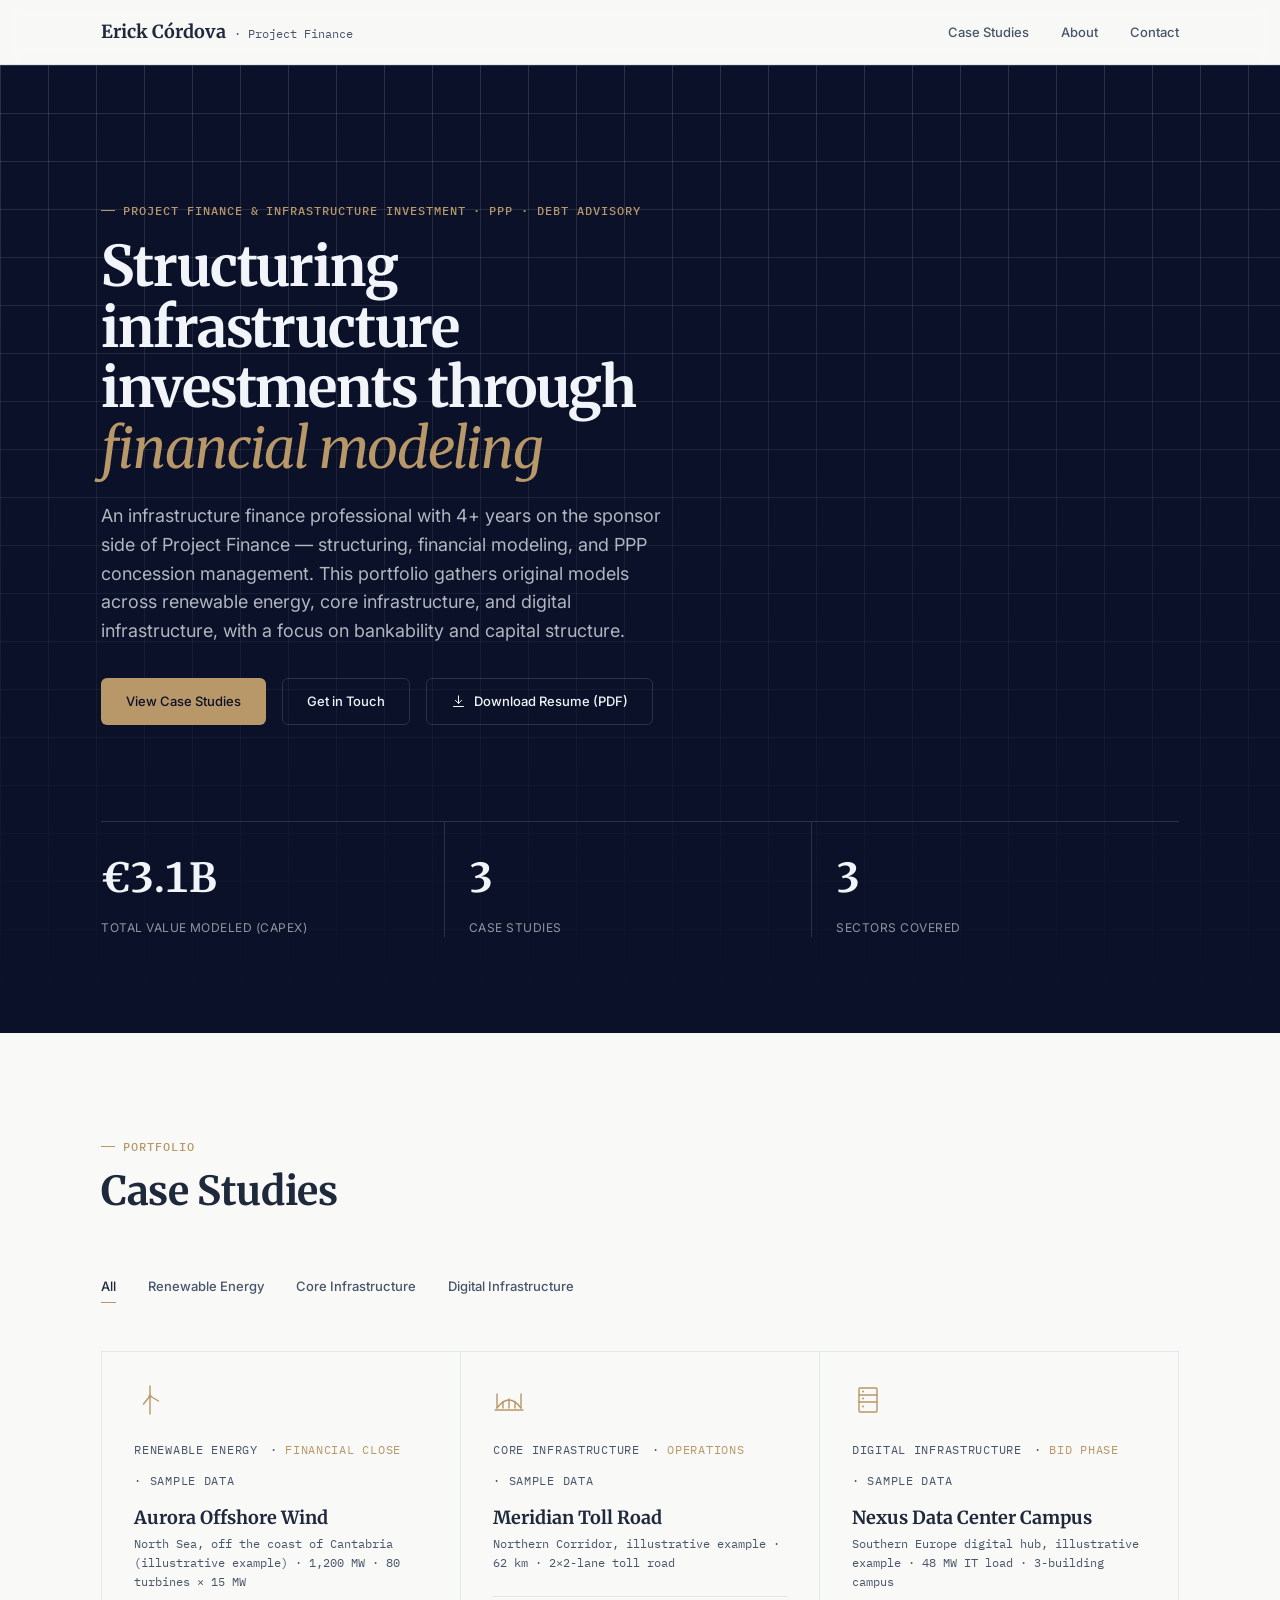
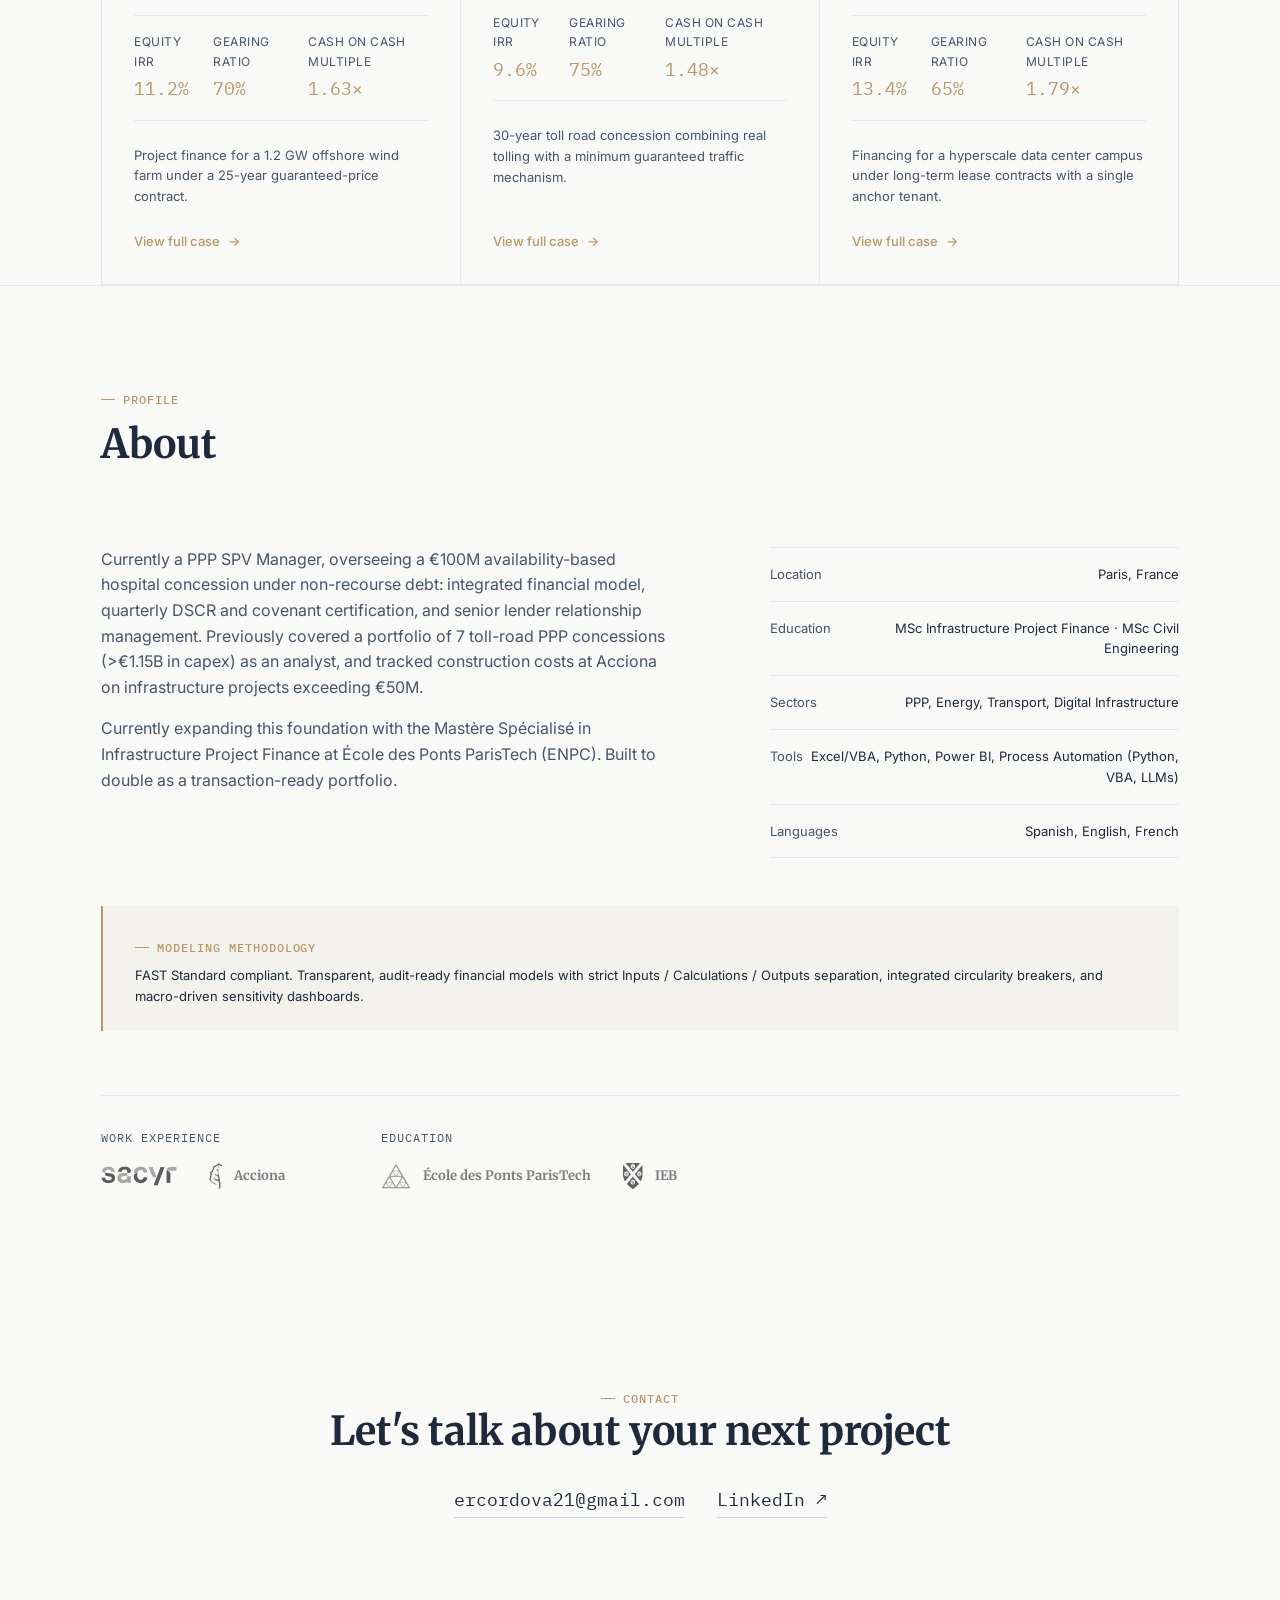
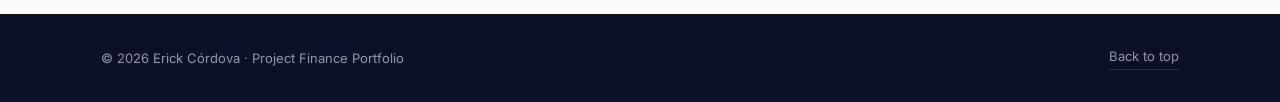
<file: index.html>
<!doctype html>
<html lang="en">
<head>
  <meta charset="UTF-8" />
  <meta name="viewport" content="width=device-width, initial-scale=1.0" />
  <title>Erick Córdova · Project Finance Portfolio</title>
  <meta name="description" content="Erick Córdova's project finance case study portfolio: renewable energy, core infrastructure, and digital infrastructure." />
  <link rel="stylesheet" href="styles.css" />
</head>
<body>

  <header class="site-nav">
    <div class="container">
      <a href="#" class="brand">Erick Córdova <span class="brand-sub">· Project Finance</span></a>
      <button class="nav-toggle" type="button" aria-expanded="false" aria-controls="nav-links" aria-label="Open menu">
        <svg class="icon-menu" viewBox="0 0 24 24" fill="none" stroke="currentColor" stroke-width="1.6" stroke-linecap="round" aria-hidden="true">
          <line x1="3" y1="7" x2="21" y2="7" /><line x1="3" y1="12" x2="21" y2="12" /><line x1="3" y1="17" x2="21" y2="17" />
        </svg>
        <svg class="icon-close" viewBox="0 0 24 24" fill="none" stroke="currentColor" stroke-width="1.6" stroke-linecap="round" aria-hidden="true">
          <line x1="5" y1="5" x2="19" y2="19" /><line x1="5" y1="19" x2="19" y2="5" />
        </svg>
      </button>
      <ul class="nav-links" id="nav-links">
        <li><a href="#casos">Case Studies</a></li>
        <li><a href="#sobre-mi">About</a></li>
        <li><a href="#contacto">Contact</a></li>
      </ul>
    </div>
  </header>

  <!-- ================= HERO ================= -->
  <section class="hero">
    <div class="hero-grid-bg" aria-hidden="true"></div>
    <div class="container">
      <span class="eyebrow">Project Finance &amp; Infrastructure Investment · PPP · Debt Advisory</span>
      <h1 class="reveal">Structuring infrastructure investments through <em>financial modeling</em></h1>
      <p class="hero-sub reveal">
        An infrastructure finance professional with 4+ years on the sponsor
        side of Project Finance — structuring, financial modeling, and PPP
        concession management. This portfolio gathers original models across
        renewable energy, core infrastructure, and digital infrastructure,
        with a focus on bankability and capital structure.
      </p>
      <div class="hero-ctas reveal">
        <a href="#casos" class="btn btn-primary">View Case Studies</a>
        <a href="#contacto" class="btn btn-secondary">Get in Touch</a>
        <a href="resume/CV_CORDOVA.pdf" class="btn btn-secondary" download>
          <svg viewBox="0 0 24 24" fill="none" stroke="currentColor" stroke-width="1.6" stroke-linecap="round" stroke-linejoin="round" width="15" height="15" aria-hidden="true">
            <path d="M12 3v12" /><path d="M7 10l5 5 5-5" /><path d="M4 20h16" />
          </svg>
          Download Resume (PDF)
        </a>
      </div>

      <div class="stat-bar reveal">
        <div class="stat">
          <div class="stat-value" id="stat-total-value">—</div>
          <div class="stat-label">Total Value Modeled (Capex)</div>
        </div>
        <div class="stat">
          <div class="stat-value" id="stat-count">—</div>
          <div class="stat-label">Case Studies</div>
        </div>
        <div class="stat">
          <div class="stat-value" id="stat-sectors">—</div>
          <div class="stat-label">Sectors Covered</div>
        </div>
      </div>
    </div>
  </section>

  <!-- ================= CASE STUDIES ================= -->
  <section id="casos">
    <div class="container">
      <div class="section-heading reveal">
        <span class="eyebrow">Portfolio</span>
        <h2>Case Studies</h2>
      </div>

      <div class="filter-pills reveal" role="group" aria-label="Filter case studies by sector">
        <button class="pill" type="button" data-filter="all" aria-pressed="true">All</button>
        <button class="pill" type="button" data-filter="renewable" aria-pressed="false">Renewable Energy</button>
        <button class="pill" type="button" data-filter="core" aria-pressed="false">Core Infrastructure</button>
        <button class="pill" type="button" data-filter="digital" aria-pressed="false">Digital Infrastructure</button>
      </div>

      <!-- This grid is generated from window.CASE_STUDIES
           (data/<sector>/*.js) via assets/js/render.js -->
      <div class="case-grid reveal" id="case-grid"></div>
      <p class="empty-state" id="empty-state" hidden>No case studies in this sector yet.</p>
    </div>
  </section>

  <!-- ================= ABOUT ================= -->
  <section id="sobre-mi" class="about">
    <div class="container">
      <div class="section-heading reveal" style="padding-top:0;">
        <span class="eyebrow">Profile</span>
        <h2>About</h2>
      </div>

      <div class="about-grid reveal">
        <div>
          <p>Currently a PPP SPV Manager, overseeing a €100M availability-based hospital concession under non-recourse debt: integrated financial model, quarterly DSCR and covenant certification, and senior lender relationship management. Previously covered a portfolio of 7 toll-road PPP concessions (&gt;€1.15B in capex) as an analyst, and tracked construction costs at Acciona on infrastructure projects exceeding €50M.</p>
          <p>Currently expanding this foundation with the Mastère Spécialisé in Infrastructure Project Finance at École des Ponts ParisTech (ENPC). Built to double as a transaction-ready portfolio.</p>
        </div>

        <ul class="fact-list">
          <li><span class="fact-label">Location</span><span class="fact-value">Paris, France</span></li>
          <li><span class="fact-label">Education</span><span class="fact-value">MSc Infrastructure Project Finance · MSc Civil Engineering</span></li>
          <li><span class="fact-label">Sectors</span><span class="fact-value">PPP, Energy, Transport, Digital Infrastructure</span></li>
          <li><span class="fact-label">Tools</span><span class="fact-value">Excel/VBA, Python, Power BI, Process Automation (Python, VBA, LLMs)</span></li>
          <li><span class="fact-label">Languages</span><span class="fact-value">Spanish, English, French</span></li>
        </ul>
      </div>

      <div class="methodology-banner reveal">
        <div class="eyebrow">Modeling Methodology</div>
        <p>FAST Standard compliant. Transparent, audit-ready financial models with strict Inputs / Calculations / Outputs separation, integrated circularity breakers, and macro-driven sensitivity dashboards.</p>
      </div>

      <div class="credentials-band reveal">
        <div class="credentials-group">
          <div class="credentials-label">Work Experience</div>
          <div class="credentials-marks">
            <div class="institution-mark">
              <img src="assets/logos/sacyr.png" alt="Sacyr" class="institution-logo institution-logo-wordmark" />
            </div>
            <div class="institution-mark">
              <img src="assets/logos/acciona.png" alt="" class="institution-logo" />
              <span>Acciona</span>
            </div>
          </div>
        </div>

        <div class="credentials-group">
          <div class="credentials-label">Education</div>
          <div class="credentials-marks">
            <div class="institution-mark">
              <img src="assets/logos/enpc.png" alt="" class="institution-logo" />
              <span>École des Ponts ParisTech</span>
            </div>
            <div class="institution-mark">
              <img src="assets/logos/ieb.png" alt="" class="institution-logo" />
              <span>IEB</span>
            </div>
          </div>
        </div>
      </div>
    </div>
  </section>

  <!-- ================= CONTACT ================= -->
  <section id="contacto" class="contact">
    <div class="container">
      <span class="eyebrow" style="justify-content:center;">Contact</span>
      <h2 class="reveal">Let's talk about your next project</h2>
      <div class="contact-links reveal">
        <a href="mailto:ercordova21@gmail.com" class="link-underline">ercordova21@gmail.com</a>
        <a href="https://www.linkedin.com/in/erickcl" class="link-underline" target="_blank" rel="noopener">LinkedIn ↗</a>
      </div>
    </div>
  </section>

  <footer class="site-footer">
    <div class="container">
      <span>&copy; <span id="year"></span> Erick Córdova · Project Finance Portfolio</span>
      <a href="#" class="link-underline">Back to top</a>
    </div>
  </footer>

  <!-- Data files — one per case study, organized by sector -->
  <script src="data/energia-renovable/aurora-offshore-wind.js"></script>
  <script src="data/infraestructura-core/meridian-toll-road.js"></script>
  <script src="data/infraestructura-digital/nexus-data-center.js"></script>

  <script src="assets/js/charts.js"></script>
  <script src="assets/js/render.js"></script>
  <script src="script.js"></script>
</body>
</html>
</file>
<file: styles.css>
/* ============================================================================
   PROJECT FINANCE PORTFOLIO — Design System
   "Elegant Authority" — alta finanza institucional (banca / PE / infra funds)
   Regla 60-30-10: 60% fondos claros, 30% estructura oscura/texto, 10% dorado.
   ============================================================================ */

@import url("https://fonts.googleapis.com/css2?family=Merriweather:ital,wght@0,400;0,700;1,400;1,700&family=Inter:wght@400;500;600&family=IBM+Plex+Mono:wght@400;500&display=swap");

:root {
  /* Color */
  --bg: #f9f9f7;              /* 60% — off-white/marfil, fondo principal */
  --bg-dark: #0a1128;         /* Midnight navy — exclusivo Hero + Footer */
  --bg-subtle: #f3f2ed;       /* Tinte casi imperceptible, solo hover de filas */
  --ink: #1e293b;             /* 30% — gris antracita, texto y datos (nunca #000) */
  --ink-secondary: #475569;   /* 30% — gris plomo, subtítulos y etiquetas */
  --ink-inverse: #f1f5f9;     /* Blanco tiza — texto sobre fondos oscuros */
  --line: #e2e8f0;            /* Gris pizarra claro — bordes y divisores */
  --line-strong: #cbd5e1;     /* Mismo gris, un tono más marcado (bordes de componentes) */
  --line-on-dark: rgba(241, 245, 249, 0.14);
  --accent: #b89768;          /* 10% — dorado champagne: CTAs, hover, datos clave */
  --accent-soft: #f2ece2;
  --accent-secondary: #1b4332;/* Verde bosque — exclusivo gráficos financieros (DSCR, flujos) */

  /* Tipografía — serif clásica de prestigio + sans geométrica muy legible */
  --font-display: "Merriweather", Georgia, serif;
  --font-body: "Inter", -apple-system, BlinkMacSystemFont, sans-serif;
  --font-mono: "IBM Plex Mono", ui-monospace, "SF Mono", monospace;

  /* Escala modular */
  --text-xs: 0.75rem;
  --text-sm: 0.8125rem;
  --text-base: 1rem;
  --text-md: 1.125rem;
  --text-lg: 1.375rem;
  --text-xl: clamp(1.75rem, 1.4rem + 1.5vw, 2.5rem);
  --text-2xl: clamp(2.25rem, 1.7rem + 2.5vw, 3.5rem);

  /* Espaciado base 4/8 */
  --space-1: 4px;
  --space-2: 8px;
  --space-3: 12px;
  --space-4: 16px;
  --space-6: 24px;
  --space-8: 32px;
  --space-12: 48px;
  --space-16: 64px;
  --space-24: 96px;
  --space-32: 128px;

  --radius-sm: 4px;
  --radius-base: 6px;
  --radius-pill: 999px;

  --ease-out: cubic-bezier(0.4, 0, 0.2, 1);
  --duration-fast: 150ms;
  --duration-base: 220ms;

  --container: 1180px;
  --gutter: clamp(20px, 4vw, 64px);
}

/* ---- Reset ---- */

* { margin: 0; padding: 0; box-sizing: border-box; }
html { -webkit-font-smoothing: antialiased; scroll-behavior: smooth; overflow-x: hidden; }

@media (prefers-reduced-motion: reduce) {
  html { scroll-behavior: auto; }
  * { animation-duration: 0.01ms !important; transition-duration: 0.01ms !important; }
}

body {
  background: var(--bg);
  color: var(--ink);
  font-family: var(--font-body);
  font-size: var(--text-base);
  line-height: 1.6;
  overflow-x: hidden;
}

img, svg { display: block; max-width: 100%; }

a { color: inherit; text-decoration: none; }

:focus-visible {
  outline: 2px solid var(--accent);
  outline-offset: 3px;
}

/* ---- Tipografía ---- */

h1, h2, h3 {
  font-family: var(--font-display);
  font-weight: 700;
  color: var(--ink);
}

h1 { font-size: var(--text-2xl); line-height: 1.08; letter-spacing: -0.02em; }
h2 { font-size: var(--text-xl); line-height: 1.15; letter-spacing: -0.01em; }
h3 { font-size: var(--text-md); line-height: 1.3; font-weight: 700; }

em, .accent-italic {
  font-style: italic;
  color: var(--accent);
  font-weight: 400;
}

p { color: var(--ink-secondary); max-width: 62ch; }
p + p { margin-top: var(--space-4); }

.eyebrow {
  display: inline-flex;
  align-items: center;
  gap: var(--space-2);
  font-family: var(--font-mono);
  font-size: var(--text-xs);
  font-weight: 500;
  letter-spacing: 0.08em;
  text-transform: uppercase;
  color: var(--accent);
}

.eyebrow::before {
  content: "";
  width: 14px;
  height: 1px;
  background: var(--accent);
}

/* Todos los datos numéricos van en monoespaciada */
.mono, .stat-value, .metric-value, table td.numeric, .callout-value {
  font-family: var(--font-mono);
  font-variant-numeric: tabular-nums;
}

/* ---- Layout ---- */

.container {
  max-width: var(--container);
  margin: 0 auto;
  padding: 0 var(--gutter);
}

section { position: relative; }

.placeholder {
  color: var(--accent);
}

/* ---- Nav ---- */

.site-nav {
  position: sticky;
  top: 0;
  z-index: 50;
  background: rgba(249, 249, 247, 0.86);
  backdrop-filter: blur(10px);
  -webkit-backdrop-filter: blur(10px);
  border-bottom: 1px solid var(--line);
}

.site-nav .container {
  display: flex;
  align-items: center;
  justify-content: space-between;
  height: 64px;
}

.site-nav .brand {
  font-family: var(--font-display);
  font-weight: 700;
  font-size: var(--text-md);
  display: flex;
  align-items: baseline;
  gap: var(--space-2);
}

.site-nav .brand .brand-sub {
  font-family: var(--font-mono);
  font-size: var(--text-xs);
  color: var(--ink-secondary);
  font-weight: 400;
}

.nav-links {
  display: flex;
  gap: var(--space-8);
  list-style: none;
}

.nav-links a {
  font-size: var(--text-sm);
  font-weight: 500;
  color: var(--ink-secondary);
  transition: color var(--duration-fast) var(--ease-out);
}

.nav-links a:hover { color: var(--ink); }

.nav-back {
  display: inline-flex;
  align-items: center;
  gap: var(--space-2);
  font-size: var(--text-sm);
  font-weight: 500;
  color: var(--ink-secondary);
  transition: color var(--duration-fast) var(--ease-out), gap var(--duration-fast) var(--ease-out);
}

.nav-back:hover { color: var(--accent); gap: var(--space-3); }

.nav-toggle {
  display: none;
  align-items: center;
  justify-content: center;
  width: 36px;
  height: 36px;
  padding: 0;
  background: transparent;
  border: 1px solid var(--line-strong);
  border-radius: var(--radius-base);
  color: var(--ink);
  cursor: pointer;
  transition: border-color var(--duration-fast) var(--ease-out);
}

.nav-toggle:hover { border-color: var(--accent); }
.nav-toggle svg { width: 18px; height: 18px; }
.nav-toggle .icon-close { display: none; }
.nav-toggle[aria-expanded="true"] .icon-menu { display: none; }
.nav-toggle[aria-expanded="true"] .icon-close { display: block; }

@media (max-width: 720px) {
  .nav-toggle { display: flex; }

  .nav-links {
    display: none;
    position: absolute;
    top: 64px;
    left: 0;
    right: 0;
    flex-direction: column;
    gap: 0;
    background: var(--bg);
    border-bottom: 1px solid var(--line);
    padding: var(--space-2) var(--gutter) var(--space-4);
  }

  .nav-links.is-open { display: flex; }

  .nav-links li { border-top: 1px solid var(--line); }
  .nav-links li:first-child { border-top: none; }

  .nav-links a { display: block; padding: var(--space-4) 0; }
}

/* ---- Buttons ---- */

.btn {
  display: inline-flex;
  align-items: center;
  gap: var(--space-2);
  padding: var(--space-3) var(--space-6);
  border-radius: var(--radius-base);
  font-size: var(--text-sm);
  font-weight: 500;
  cursor: pointer;
  border: 1px solid transparent;
  transition: background-color var(--duration-fast) var(--ease-out),
              border-color var(--duration-fast) var(--ease-out),
              color var(--duration-fast) var(--ease-out),
              transform var(--duration-fast) var(--ease-out);
}

.btn:active { transform: scale(0.98); }

.btn-primary { background: var(--ink); color: var(--bg); }
.btn-primary:hover { background: var(--accent); color: var(--bg-dark); }

.btn-secondary { background: transparent; border-color: var(--line-strong); color: var(--ink); }
.btn-secondary:hover { border-color: var(--accent); color: var(--accent); }

.hero .btn-primary, .case-hero .btn-primary { background: var(--accent); color: var(--bg-dark); }
.hero .btn-primary:hover, .case-hero .btn-primary:hover { background: var(--ink-inverse); }

.hero .btn-secondary, .case-hero .btn-secondary { border-color: var(--line-on-dark); color: var(--ink-inverse); }
.hero .btn-secondary:hover, .case-hero .btn-secondary:hover { border-color: var(--accent); color: var(--accent); }

.btn[disabled] { opacity: 0.4; cursor: not-allowed; pointer-events: none; }

.link-arrow {
  display: inline-flex;
  align-items: center;
  gap: var(--space-2);
  font-size: var(--text-sm);
  font-weight: 500;
  color: var(--accent);
}

.link-arrow .arrow { transition: transform var(--duration-base) var(--ease-out); }
.link-arrow:hover .arrow { transform: translateX(4px); }

.link-underline {
  border-bottom: 1px solid var(--line-strong);
  padding-bottom: 2px;
  transition: border-color var(--duration-fast) var(--ease-out), color var(--duration-fast) var(--ease-out);
}
.link-underline:hover { border-color: var(--accent); color: var(--accent); }

/* ---- Blueprint corner marks (uso moderado) ---- */

.blueprint-marks {
  position: relative;
}
.blueprint-marks::before,
.blueprint-marks::after {
  content: "";
  position: absolute;
  width: 14px;
  height: 14px;
  border: 1px solid var(--line-strong);
  pointer-events: none;
}
.blueprint-marks::before { top: -1px; left: -1px; border-right: none; border-bottom: none; }
.blueprint-marks::after { bottom: -1px; right: -1px; border-left: none; border-top: none; }

/* ---- Hero (home) — fondo premium navy, exclusivo de Hero + Footer ---- */

.hero {
  background: var(--bg-dark);
  color: var(--ink-inverse);
  padding: var(--space-32) 0 var(--space-24);
  position: relative;
  overflow: hidden;
}

.hero-grid-bg {
  position: absolute;
  inset: 0;
  background-image:
    repeating-linear-gradient(to right, var(--line-on-dark) 0 1px, transparent 1px 48px),
    repeating-linear-gradient(to bottom, var(--line-on-dark) 0 1px, transparent 1px 48px);
  mask-image: linear-gradient(to bottom, black, transparent);
  -webkit-mask-image: linear-gradient(to bottom, black, transparent);
  z-index: 0;
}

.hero .container { position: relative; z-index: 1; }

.hero h1 { max-width: 16ch; margin-top: var(--space-4); color: var(--ink-inverse); }

.hero-sub {
  margin-top: var(--space-6);
  font-size: var(--text-md);
  max-width: 52ch;
  color: rgba(241, 245, 249, 0.72);
}

.hero-ctas {
  display: flex;
  flex-wrap: wrap;
  gap: var(--space-4);
  margin-top: var(--space-8);
}

.stat-bar {
  display: flex;
  margin-top: var(--space-24);
  border-top: 1px solid var(--line-on-dark);
}

.stat {
  flex: 1;
  padding: var(--space-6) var(--space-6) 0 0;
  border-left: 1px solid var(--line-on-dark);
  padding-left: var(--space-6);
}
.stat:first-child { border-left: none; padding-left: 0; }

.stat-value {
  font-family: var(--font-display);
  font-size: var(--text-xl);
  font-weight: 700;
  color: var(--ink-inverse);
}

.stat-label {
  margin-top: var(--space-2);
  font-size: var(--text-xs);
  color: rgba(241, 245, 249, 0.58);
  letter-spacing: 0.04em;
  text-transform: uppercase;
}

@media (max-width: 720px) {
  .stat-bar { flex-wrap: wrap; gap: var(--space-6); }
  .stat { flex: 1 1 40%; border-left: none; padding-left: 0; }
}

/* ---- Section heading ---- */

.section-heading {
  padding: var(--space-24) 0 var(--space-8);
}

.section-heading h2 { margin-top: var(--space-3); }

/* ---- Filters — texto simple, subrayado fino en dorado; nada de pastillas ---- */

.filter-pills {
  display: flex;
  flex-wrap: wrap;
  gap: var(--space-8);
  margin-top: var(--space-8);
}

.pill {
  padding: 0 0 var(--space-2);
  border: none;
  border-bottom: 1px solid transparent;
  background: transparent;
  border-radius: 0;
  font-family: var(--font-body);
  font-size: var(--text-sm);
  font-weight: 500;
  color: var(--ink-secondary);
  cursor: pointer;
  transition: color var(--duration-fast) var(--ease-out),
              border-color var(--duration-fast) var(--ease-out);
}

.pill:hover { color: var(--ink); border-bottom-color: var(--line-strong); }

.pill[aria-pressed="true"] {
  color: var(--ink);
  border-bottom-color: var(--accent);
}

/* ---- Case study grid ---- */

.case-grid {
  display: grid;
  grid-template-columns: repeat(3, 1fr);
  gap: 1px;
  background: var(--line);
  border: 1px solid var(--line);
  margin-top: var(--space-12);
}

.case-grid > * { min-width: 0; }

@media (max-width: 900px) {
  .case-grid { grid-template-columns: 1fr; }
}

.case-card {
  background: var(--bg);
  padding: var(--space-8);
  display: flex;
  flex-direction: column;
  transition: box-shadow var(--duration-base) var(--ease-out);
}

/* Sombra casi imperceptible — nada de bordes gruesos ni levitación */
.case-card:hover { box-shadow: 0 8px 28px rgba(10, 17, 40, 0.06); position: relative; z-index: 1; }

.case-card .case-icon {
  width: 32px;
  height: 32px;
  color: var(--accent);
  margin-bottom: var(--space-6);
}

.case-tags {
  display: flex;
  align-items: center;
  flex-wrap: wrap;
  gap: var(--space-3);
  margin-bottom: var(--space-4);
}

.case-card .sector-tag {
  display: inline-flex;
  font-family: var(--font-mono);
  font-size: var(--text-xs);
  letter-spacing: 0.06em;
  text-transform: uppercase;
  color: var(--ink-secondary);
  background: none;
  padding: 0;
  border-radius: 0;
}

.role-badge {
  font-family: var(--font-mono);
  font-size: var(--text-xs);
  letter-spacing: 0.06em;
  text-transform: uppercase;
  color: var(--accent);
}

.role-badge::before {
  content: "· ";
  color: var(--ink-secondary);
}

.case-hero-tags {
  display: flex;
  align-items: center;
  flex-wrap: wrap;
  gap: var(--space-4);
}

.case-hero-tags .role-badge::before { color: rgba(241, 245, 249, 0.4); }

.case-card h3 { margin-bottom: var(--space-1); }

.case-card .case-meta {
  font-family: var(--font-mono);
  font-size: var(--text-xs);
  color: var(--ink-secondary);
  margin-bottom: var(--space-6);
}

.case-metrics {
  display: flex;
  gap: var(--space-6);
  padding: var(--space-4) 0;
  border-top: 1px solid var(--line);
  border-bottom: 1px solid var(--line);
  margin-bottom: var(--space-6);
}

.case-metrics .metric-label {
  font-size: var(--text-xs);
  color: var(--ink-secondary);
  text-transform: uppercase;
  letter-spacing: 0.04em;
  margin-bottom: var(--space-1);
}

.case-metrics .metric-value { font-size: var(--text-md); color: var(--accent); }

.case-card p { font-size: var(--text-sm); margin-bottom: var(--space-6); flex: 1; }

.case-card[hidden] { display: none; }

.empty-state {
  grid-column: 1 / -1;
  padding: var(--space-16);
  text-align: center;
  color: var(--ink-secondary);
  font-size: var(--text-sm);
  background: var(--bg);
}

/* ---- About ---- */

.about {
  background: var(--bg);
  border-top: 1px solid var(--line);
  padding: var(--space-24) 0;
}

.about-grid {
  display: grid;
  grid-template-columns: 1.4fr 1fr;
  gap: var(--space-24);
  margin-top: var(--space-12);
}

.about-grid > * { min-width: 0; }

@media (max-width: 800px) {
  .about-grid { grid-template-columns: 1fr; gap: var(--space-12); }
}

.fact-list { list-style: none; }

.fact-list li {
  display: flex;
  justify-content: space-between;
  padding: var(--space-4) 0;
  border-bottom: 1px solid var(--line);
  font-size: var(--text-sm);
}

.fact-list li:first-child { border-top: 1px solid var(--line); }

.fact-list .fact-label { color: var(--ink-secondary); }
.fact-list .fact-value { color: var(--ink); text-align: right; }

/* ---- Credentials band (Work Experience / Education, grouped) ---- */

.credentials-band {
  display: flex;
  flex-wrap: wrap;
  gap: var(--space-16) var(--space-24);
  margin-top: var(--space-16);
  padding-top: var(--space-8);
  border-top: 1px solid var(--line);
}

.credentials-label {
  font-family: var(--font-mono);
  font-size: var(--text-xs);
  letter-spacing: 0.08em;
  text-transform: uppercase;
  color: var(--ink-secondary);
  margin-bottom: var(--space-4);
}

.credentials-marks {
  display: flex;
  flex-wrap: wrap;
  gap: var(--space-6) var(--space-8);
}

.institution-mark {
  display: inline-flex;
  align-items: center;
  gap: var(--space-3);
  opacity: 0.75;
  filter: grayscale(1);
  transition: opacity var(--duration-base) var(--ease-out),
              filter var(--duration-base) var(--ease-out);
}

.institution-mark:hover { opacity: 1; filter: grayscale(0); }

.institution-mark span:last-child {
  font-family: var(--font-display);
  font-size: var(--text-sm);
  font-weight: 700;
  color: var(--ink-secondary);
}

.institution-logo {
  height: 26px;
  width: auto;
  flex-shrink: 0;
}

.institution-logo-wordmark { height: 20px; }

/* ---- Methodology banner ---- */

.methodology-banner {
  margin-top: var(--space-12);
  padding: var(--space-6) var(--space-8);
  border-left: 2px solid var(--accent);
  background: var(--bg-subtle);
}

.methodology-banner .eyebrow { margin-bottom: var(--space-2); }
.methodology-banner p { color: var(--ink); font-size: var(--text-sm); max-width: none; }

/* ---- Contact ---- */

.contact {
  padding: var(--space-24) 0;
  text-align: center;
}

.contact-links {
  display: flex;
  justify-content: center;
  gap: var(--space-8);
  margin-top: var(--space-8);
  font-size: var(--text-md);
  font-family: var(--font-mono);
}

/* ---- Footer ---- */

.site-footer {
  background: var(--bg-dark);
  padding: var(--space-8) 0;
}

.site-footer .container {
  display: flex;
  justify-content: space-between;
  align-items: center;
  font-size: var(--text-sm);
  color: rgba(241, 245, 249, 0.6);
}

.site-footer .link-underline { border-bottom-color: var(--line-on-dark); }

/* ---- Reveal on scroll ---- */

.reveal {
  opacity: 0;
  transform: translateY(8px);
  transition: opacity 700ms var(--ease-out), transform 700ms var(--ease-out);
}

.reveal.is-visible { opacity: 1; transform: translateY(0); }

@media (prefers-reduced-motion: reduce) {
  .reveal { opacity: 1; transform: none; transition: none; }
}

/* ============================================================================
   CASE STUDY TEMPLATE
   ============================================================================ */

.case-hero {
  background: var(--bg-dark);
  color: var(--ink-inverse);
  padding: var(--space-16) 0 var(--space-12);
}

.case-hero h1 { margin-top: var(--space-3); max-width: 22ch; color: var(--ink-inverse); }

.case-hero-metrics {
  display: flex;
  gap: var(--space-12);
  margin-top: var(--space-12);
  flex-wrap: wrap;
}

.case-hero-metrics .metric-label {
  font-size: var(--text-xs);
  color: rgba(241, 245, 249, 0.58);
  text-transform: uppercase;
  letter-spacing: 0.05em;
  margin-bottom: var(--space-1);
}

.case-hero-metrics .metric-value {
  font-family: var(--font-display);
  font-weight: 700;
  font-size: var(--text-xl);
  color: var(--accent);
}

/* ---- Credit metrics (Lenders' Perspective) ---- */

.credit-metrics {
  display: flex;
  flex-wrap: wrap;
  gap: var(--space-6);
  margin-top: var(--space-4);
  padding-top: var(--space-4);
  border-top: 1px solid var(--line);
}

.credit-metrics .metric-label {
  font-size: var(--text-xs);
  color: var(--ink-secondary);
  text-transform: uppercase;
  letter-spacing: 0.04em;
  margin-bottom: var(--space-1);
}

.credit-metrics .credit-metric-value {
  font-size: var(--text-md);
  color: var(--accent);
}

/* Layout con TOC lateral */

.case-body {
  display: grid;
  grid-template-columns: 220px 1fr;
  gap: var(--space-16);
  padding: var(--space-16) 0 var(--space-24);
  align-items: start;
}

.case-body > * {
  /* Prevents the classic CSS Grid "blowout": without this, grid items
     never shrink below their content's intrinsic min-width (a wide
     table, chart or unwrapped nav row), forcing the whole column wider
     than its track and silently clipping content on narrow viewports. */
  min-width: 0;
}

@media (max-width: 900px) {
  .case-body { grid-template-columns: 1fr; }
}

.case-toc {
  position: sticky;
  top: 88px;
}

.case-toc ol {
  list-style: none;
  border-left: 1px solid var(--line);
}

.case-toc li { margin: 0; }

.case-toc a {
  display: block;
  padding: var(--space-2) 0 var(--space-2) var(--space-4);
  margin-left: -1px;
  border-left: 1px solid transparent;
  font-size: var(--text-sm);
  color: var(--ink-secondary);
  transition: color var(--duration-fast) var(--ease-out), border-color var(--duration-fast) var(--ease-out);
}

.case-toc a:hover { color: var(--ink); }

.case-toc a.is-active {
  color: var(--accent);
  border-left-color: var(--accent);
  font-weight: 500;
}

@media (max-width: 900px) {
  .case-toc {
    position: static;
    border-bottom: 1px solid var(--line);
    padding-bottom: var(--space-4);
    margin-bottom: var(--space-4);
  }
  .case-toc ol {
    display: flex;
    flex-wrap: wrap;
    gap: var(--space-1) var(--space-6);
    border-left: none;
  }
  .case-toc a { padding-left: 0; border-left: none; }
  .case-toc a.is-active { border-left: none; text-decoration: underline; }
}

.case-section {
  padding-bottom: var(--space-24);
  scroll-margin-top: 88px;
}

.case-section .section-number {
  font-family: var(--font-mono);
  font-size: var(--text-xs);
  color: var(--ink-secondary);
  letter-spacing: 0.06em;
}

.case-section h2 { margin: var(--space-2) 0 var(--space-6); }

.case-section h3.subhead {
  font-family: var(--font-body);
  color: var(--accent);
  font-size: var(--text-sm);
  text-transform: uppercase;
  letter-spacing: 0.05em;
  font-weight: 600;
  margin-bottom: var(--space-4);
}

/* Tablas */

.table-scroll {
  overflow-x: auto;
  margin-top: var(--space-6);
  -webkit-overflow-scrolling: touch;
}

.table-scroll table { margin-top: 0; }

table { width: 100%; min-width: 480px; border-collapse: collapse; margin-top: var(--space-6); font-size: var(--text-sm); }

.facts-table { min-width: 0; }

caption {
  caption-side: top;
  text-align: left;
  font-family: var(--font-mono);
  font-size: var(--text-xs);
  color: var(--ink-secondary);
  text-transform: uppercase;
  letter-spacing: 0.05em;
  margin-bottom: var(--space-2);
}

th, td { text-align: left; padding: var(--space-3) var(--space-4); border-bottom: 1px solid var(--line); }

th {
  color: var(--ink-secondary);
  font-weight: 500;
  font-family: var(--font-mono);
  letter-spacing: 0.03em;
  text-transform: uppercase;
  font-size: var(--text-xs);
}

td { color: var(--ink); }
td.numeric, th.numeric { text-align: right; }
/* Sin rojo en la paleta: las cifras negativas se distinguen por el paréntesis
   (convención de memorando financiero), no por color de alarma. */
td.negative { color: var(--ink); }

tbody tr:hover { background: var(--bg-subtle); }

.facts-table td:first-child { color: var(--ink-secondary); width: 38%; }

.assumption-group { margin-top: var(--space-12); }
.assumption-group:first-child { margin-top: var(--space-6); }
.assumption-group h3 { margin-bottom: 0; }

/* Callouts */

.callout-row {
  display: grid;
  grid-template-columns: repeat(3, 1fr);
  gap: var(--space-6);
  margin-top: var(--space-8);
}

.callout-row > * { min-width: 0; }

@media (max-width: 800px) {
  .callout-row { grid-template-columns: 1fr; }
}

.callout {
  border: 1px solid var(--line);
  padding: var(--space-6);
  position: relative;
}

.callout .callout-value {
  font-size: var(--text-lg);
  color: var(--accent);
  display: block;
  margin-bottom: var(--space-2);
}

.callout p { font-size: var(--text-sm); }

/* Insights (PE / Lenders) */

.insight-list { margin-top: var(--space-6); display: flex; flex-direction: column; gap: var(--space-6); }

.insight {
  padding-left: var(--space-6);
  border-left: 2px solid var(--line);
}

.insight strong { display: block; margin-bottom: var(--space-2); font-size: var(--text-base); color: var(--ink); }

.insight-columns {
  display: grid;
  grid-template-columns: 1fr 1fr;
  gap: var(--space-16);
  margin-top: var(--space-8);
}

.insight-columns > * { min-width: 0; }

@media (max-width: 800px) {
  .insight-columns { grid-template-columns: 1fr; gap: var(--space-12); }
}

/* Download card */

.download-card {
  display: flex;
  align-items: center;
  justify-content: space-between;
  gap: var(--space-6);
  border: 1px solid var(--line-strong);
  padding: var(--space-6);
  margin-top: var(--space-6);
  flex-wrap: wrap;
}

.download-card .file-icon {
  width: 28px;
  height: 28px;
  color: var(--accent);
  flex-shrink: 0;
}

.download-card .file-info {
  display: flex;
  align-items: center;
  gap: var(--space-4);
  flex: 1;
}

.download-card .file-name {
  font-family: var(--font-mono);
  font-size: var(--text-sm);
  color: var(--ink);
}

.download-card .file-meta {
  font-size: var(--text-xs);
  color: var(--ink-secondary);
  margin-top: var(--space-1);
}

/* Sources */

.sources-list { list-style: none; margin-top: var(--space-6); }

.sources-list li {
  padding: var(--space-4) 0;
  border-bottom: 1px solid var(--line);
  display: grid;
  grid-template-columns: 140px 1fr;
  gap: var(--space-6);
}

.sources-list li > * {
  min-width: 0;
}

@media (max-width: 700px) {
  .sources-list li { grid-template-columns: 1fr; gap: var(--space-1); }
}

.sources-list .source-org {
  font-family: var(--font-mono);
  font-size: var(--text-xs);
  color: var(--ink-secondary);
  text-transform: uppercase;
  letter-spacing: 0.04em;
}

.sources-list .source-title { color: var(--ink); font-weight: 500; margin-bottom: var(--space-1); }
.sources-list .source-desc { font-size: var(--text-sm); color: var(--ink-secondary); }
</file>
